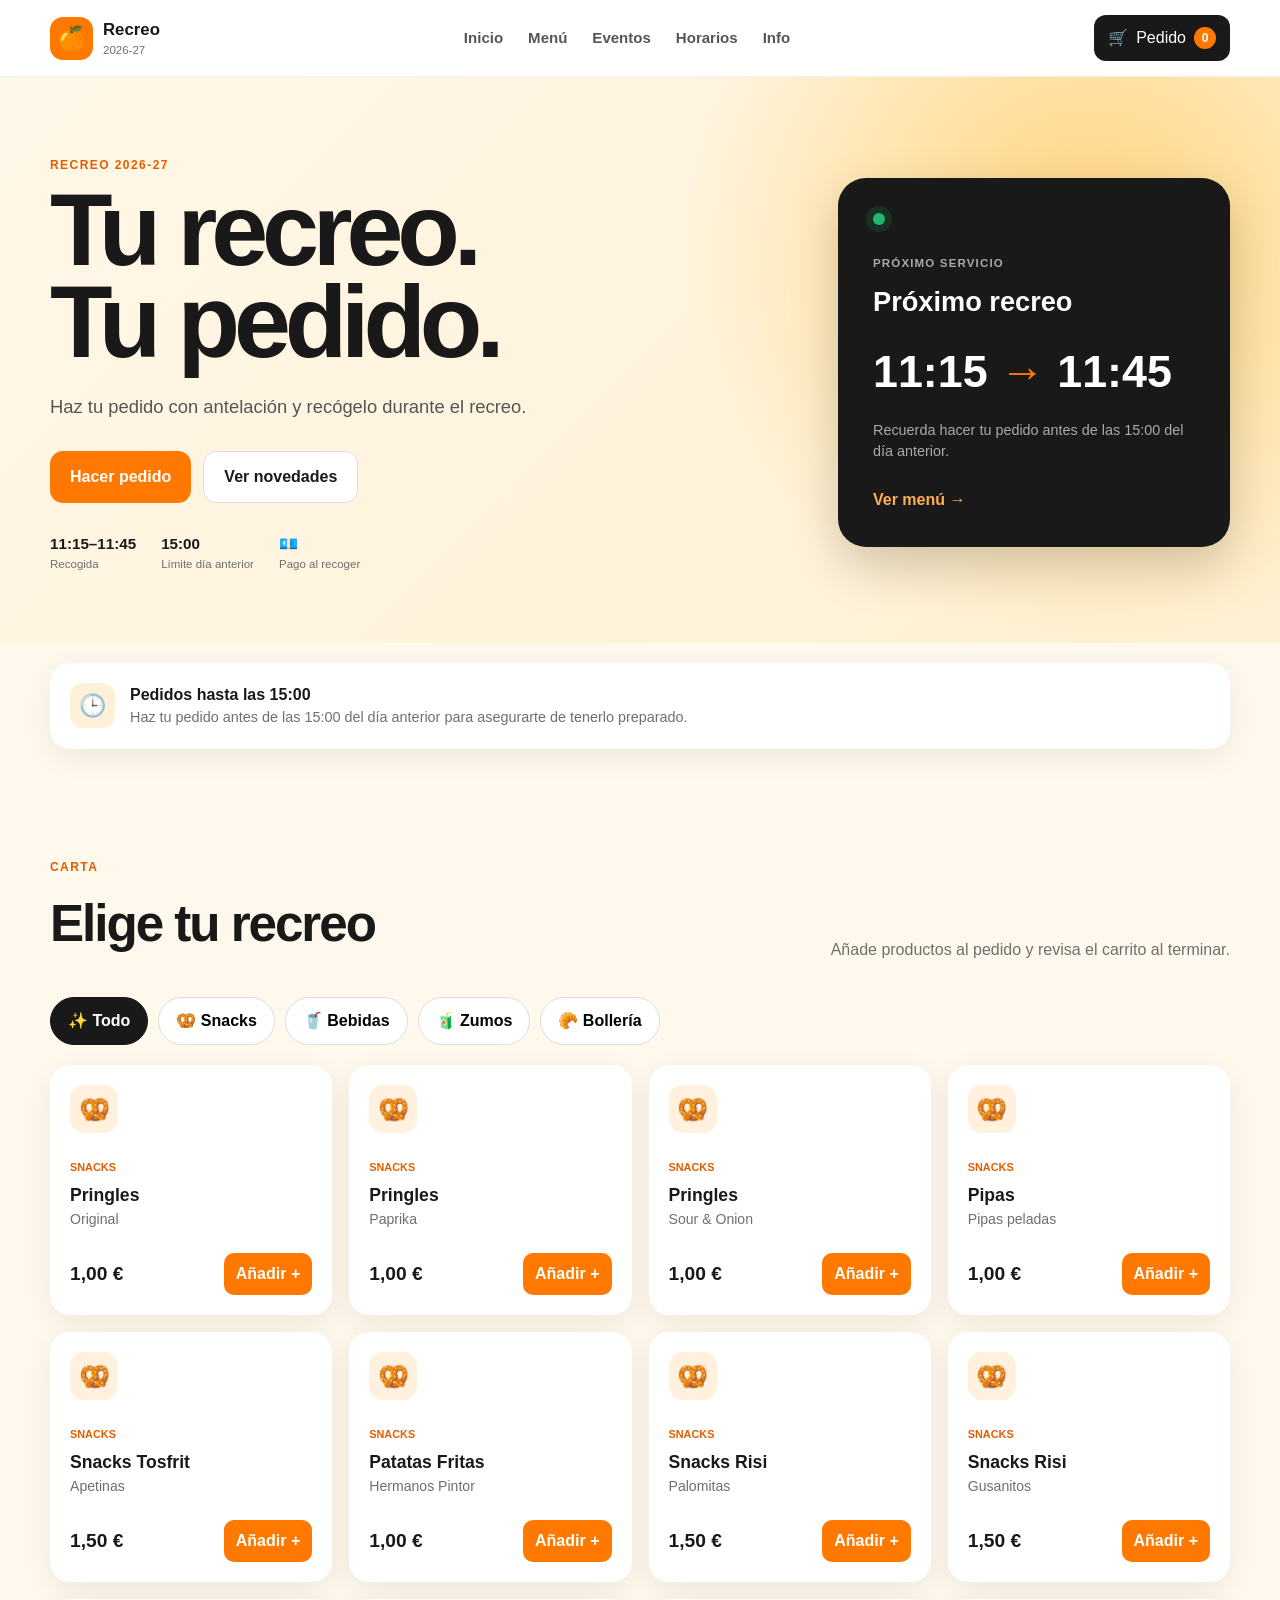
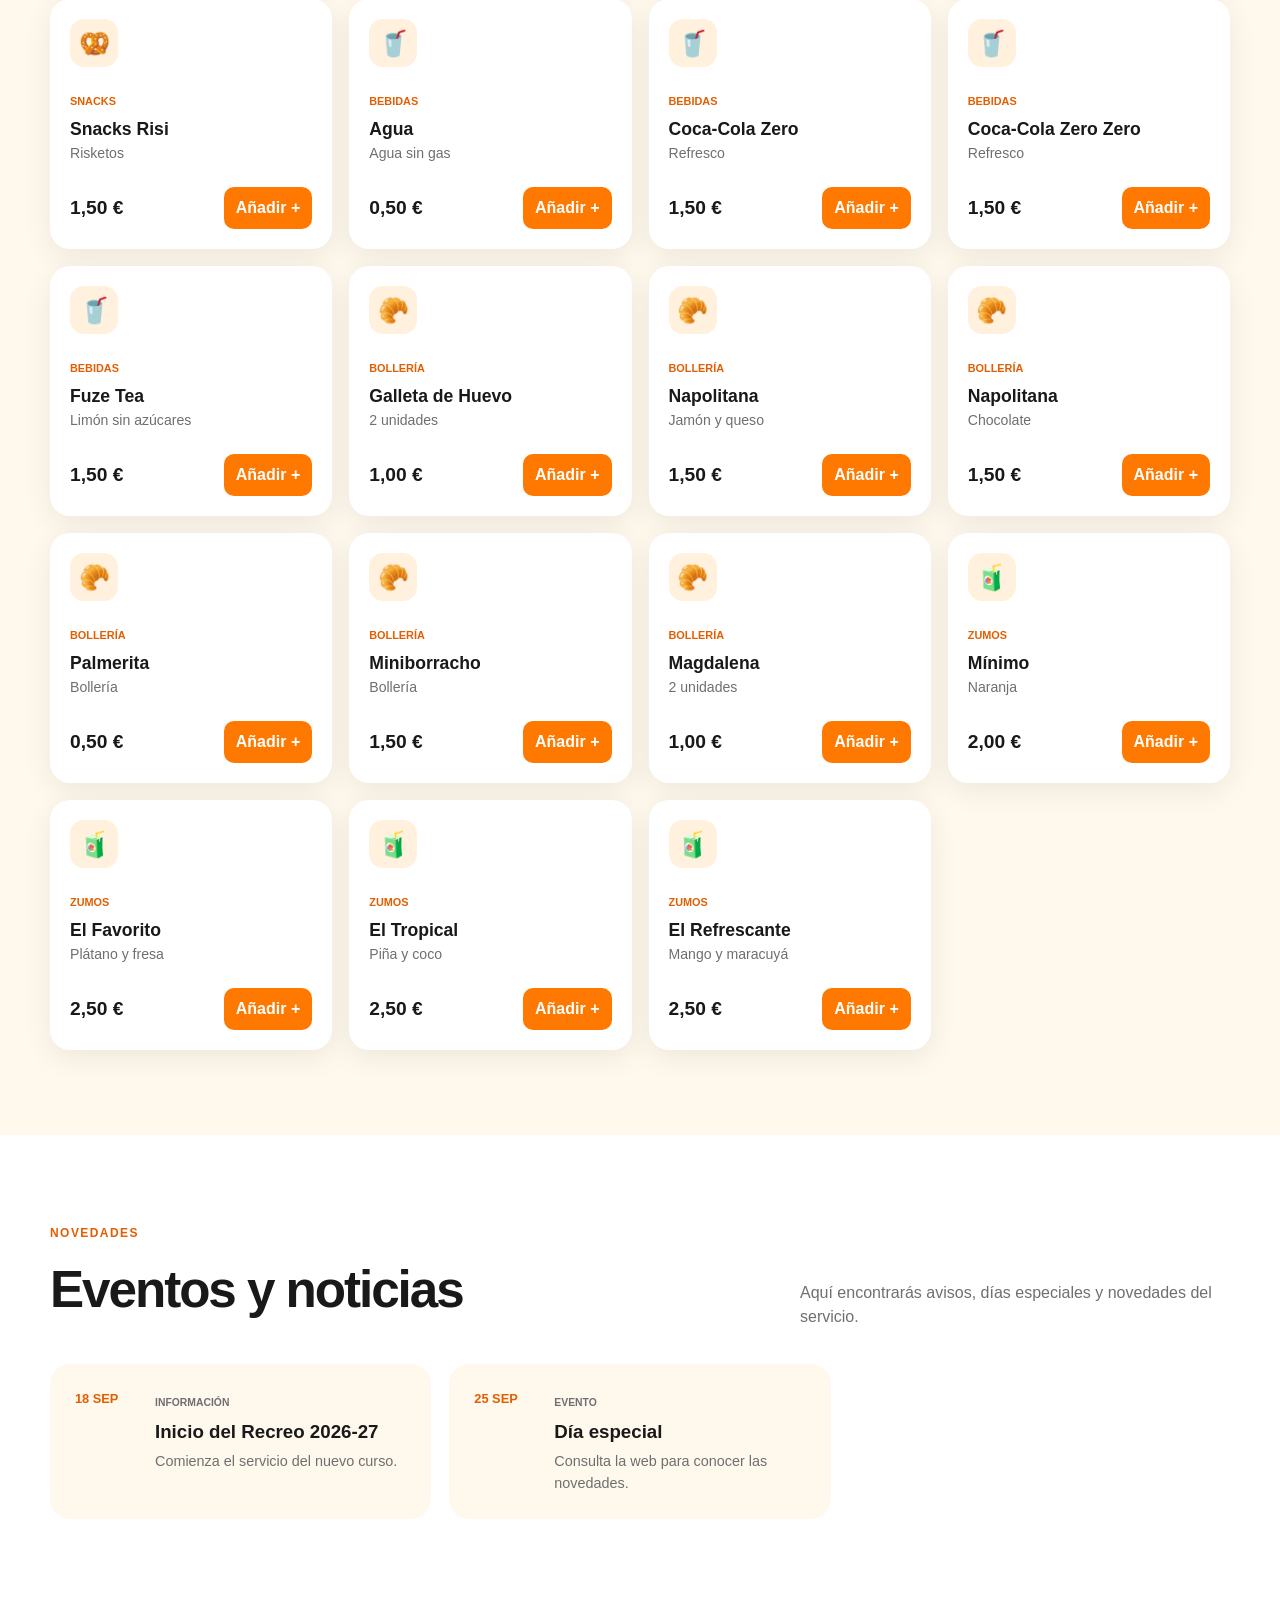
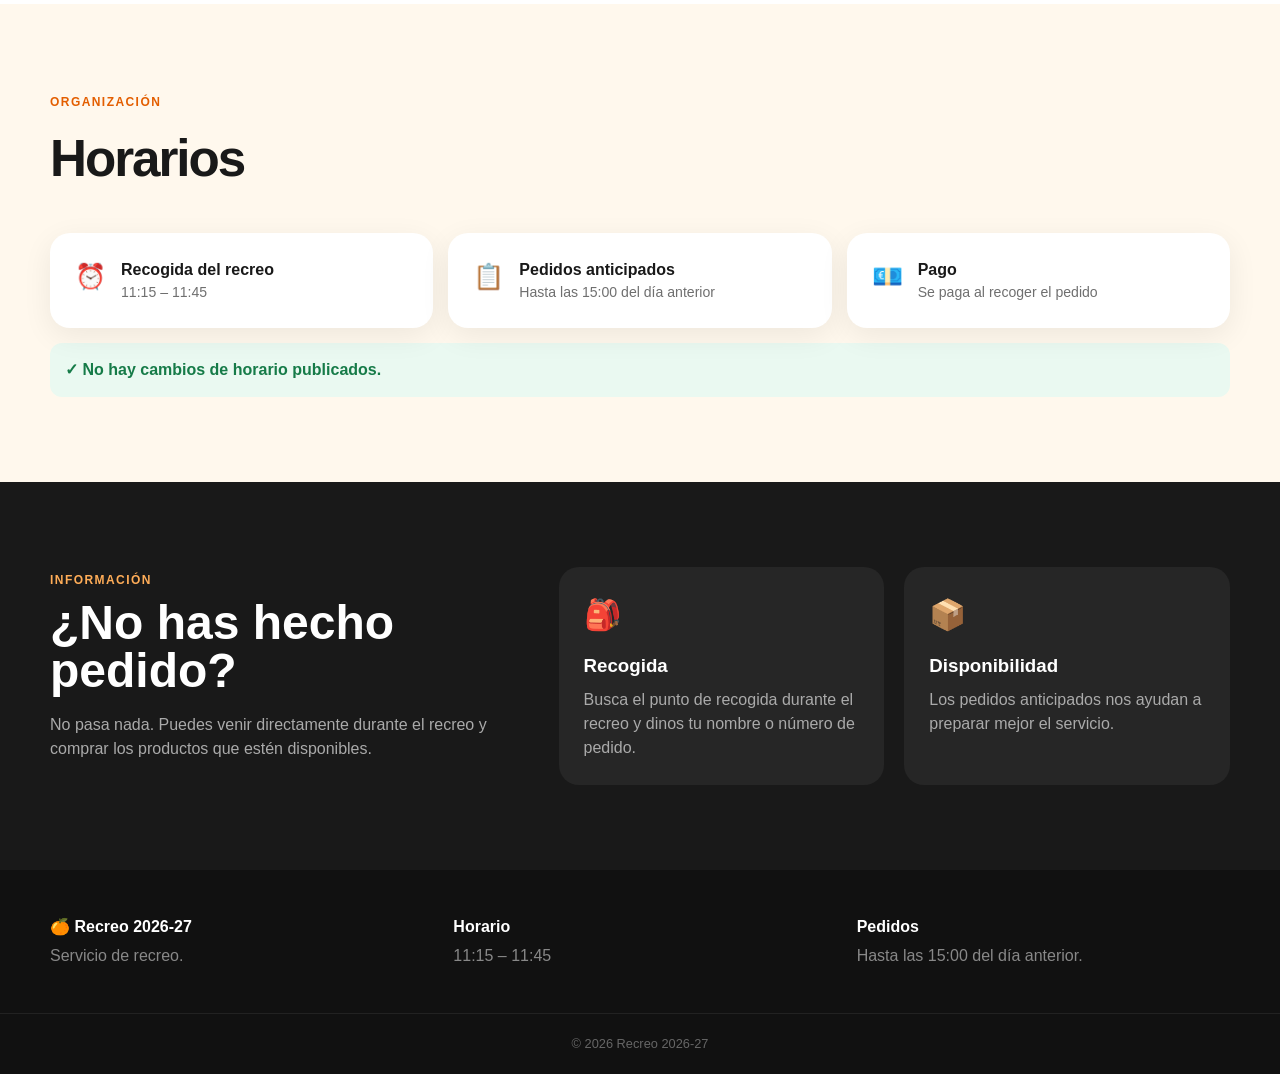
<file: index.html>
<!DOCTYPE html>
<html lang="es">
<head>
    <meta charset="UTF-8">
    <meta name="viewport" content="width=device-width, initial-scale=1.0">

    <meta name="description"
          content="Recreo 2026-27 - pedidos, menú, eventos y avisos.">

    <title>Recreo 2026-27</title>

    <link rel="stylesheet" href="css/styles.css">
</head>

<body>

<header class="site-header">

    <div class="container nav">

        <a href="#inicio" class="logo">
            <span class="logo-icon">🍊</span>
            <span>
                <strong>Recreo</strong>
                <small>2026-27</small>
            </span>
        </a>

<nav>
    <a href="#inicio">Inicio</a>
    <a href="#menu">Menú</a>
    <a href="#eventos">Eventos</a>
    <a href="#horarios">Horarios</a>
    <a href="#informacion">Info</a>

    <a
        href="admin.html"
        id="adminLink"
        hidden
    >
        Administración
    </a>
</nav>


        <button class="cart-button" id="openCart">
            🛒
            <span>Pedido</span>
            <b id="cartCount">0</b>
        </button>

    </div>

</header>


<main>

    <!-- HERO -->

    <section class="hero" id="inicio">

        <div class="container hero-grid">

            <div class="hero-content">

                <span class="eyebrow">
                    RECREO 2026-27
                </span>

                <h1>
                    Tu recreo.<br>
                    Tu pedido.
                </h1>

                <p>
                    Haz tu pedido con antelación y recógelo
                    durante el recreo.
                </p>

                <div class="hero-actions">

                    <a href="#menu" class="btn btn-primary">
                        Hacer pedido
                    </a>

                    <a href="#eventos" class="btn btn-secondary">
                        Ver novedades
                    </a>

                </div>

                <div class="hero-info">

                    <div>
                        <strong>11:15–11:45</strong>
                        <span>Recogida</span>
                    </div>

                    <div>
                        <strong>15:00</strong>
                        <span>Límite día anterior</span>
                    </div>

                    <div>
                        <strong>💶</strong>
                        <span>Pago al recoger</span>
                    </div>

                </div>

            </div>


            <div class="hero-card">

                <div class="status-dot"></div>

                <span class="card-label">
                    PRÓXIMO SERVICIO
                </span>

                <h2 id="nextService">
                    Cargando...
                </h2>

                <div class="service-time">
                    11:15
                    <span>→</span>
                    11:45
                </div>

                <p>
                    Recuerda hacer tu pedido antes
                    de las 15:00 del día anterior.
                </p>

                <a href="#menu" class="card-link">
                    Ver menú →
                </a>

            </div>

        </div>

    </section>


    <!-- AVISO PRINCIPAL -->

    <section class="notice-section">

        <div class="container">

            <div id="mainNotice" class="notice">
                Cargando avisos...
            </div>

        </div>

    </section>


    <!-- MENU -->

    <section class="section" id="menu">

        <div class="container">

            <div class="section-heading">

                <div>
                    <span class="eyebrow">CARTA</span>
                    <h2>Elige tu recreo</h2>
                </div>

                <p>
                    Añade productos al pedido y revisa
                    el carrito al terminar.
                </p>

            </div>


            <div class="category-tabs" id="categoryTabs"></div>


            <div class="product-grid" id="productGrid"></div>

        </div>

    </section>


    <!-- EVENTOS -->

    <section class="section section-light" id="eventos">

        <div class="container">

            <div class="section-heading">

                <div>
                    <span class="eyebrow">NOVEDADES</span>
                    <h2>Eventos y noticias</h2>
                </div>

                <p>
                    Aquí encontrarás avisos, días especiales
                    y novedades del servicio.
                </p>

            </div>

            <div class="events-grid" id="eventsGrid"></div>

        </div>

    </section>


    <!-- HORARIOS -->

    <section class="section" id="horarios">

        <div class="container">

            <div class="section-heading">

                <div>
                    <span class="eyebrow">ORGANIZACIÓN</span>
                    <h2>Horarios</h2>
                </div>

            </div>

            <div class="schedule-card">

                <div class="schedule-main">

                    <span>⏰</span>

                    <div>
                        <strong>Recogida del recreo</strong>
                        <p>11:15 – 11:45</p>
                    </div>

                </div>

                <div class="schedule-main">

                    <span>📋</span>

                    <div>
                        <strong>Pedidos anticipados</strong>
                        <p>Hasta las 15:00 del día anterior</p>
                    </div>

                </div>

                <div class="schedule-main">

                    <span>💶</span>

                    <div>
                        <strong>Pago</strong>
                        <p>Se paga al recoger el pedido</p>
                    </div>

                </div>

            </div>


            <div id="scheduleChanges"></div>

        </div>

    </section>


    <!-- INFORMACION -->

    <section class="section section-dark" id="informacion">

        <div class="container info-grid">

            <div>
                <span class="eyebrow">INFORMACIÓN</span>

                <h2>
                    ¿No has hecho pedido?
                </h2>

                <p>
                    No pasa nada. Puedes venir directamente
                    durante el recreo y comprar los productos
                    que estén disponibles.
                </p>
            </div>


            <div class="info-box">

                <div class="info-icon">🎒</div>

                <h3>Recogida</h3>

                <p>
                    Busca el punto de recogida durante
                    el recreo y dinos tu nombre o número
                    de pedido.
                </p>

            </div>


            <div class="info-box">

                <div class="info-icon">📦</div>

                <h3>Disponibilidad</h3>

                <p>
                    Los pedidos anticipados nos ayudan
                    a preparar mejor el servicio.
                </p>

            </div>

        </div>

    </section>

</main>


<!-- CARRITO -->

<div class="overlay" id="cartOverlay"></div>

<aside class="cart-panel" id="cartPanel">

    <div class="cart-header">

        <div>
            <span class="eyebrow">TU PEDIDO</span>
            <h2>Carrito</h2>
        </div>

        <button class="close-button" id="closeCart">
            ×
        </button>

    </div>


    <div id="cartItems" class="cart-items"></div>


    <div class="cart-footer">

        <div class="cart-total">
            <span>Total</span>
            <strong id="cartTotal">0,00 €</strong>
        </div>

        <button class="btn btn-primary full" id="checkoutButton">
            Continuar
        </button>

    </div>

</aside>


<!-- CHECKOUT -->

<div class="modal" id="checkoutModal">

    <div class="modal-card">

        <button class="close-button modal-close" id="closeCheckout">
            ×
        </button>

        <span class="eyebrow">FINALIZAR PEDIDO</span>

        <h2>Datos del pedido</h2>

        <p class="modal-description">
            El pedido se paga al recogerlo.
        </p>

        <form id="orderForm">

            <label>
                Nombre
                <input
                    type="text"
                    id="customerName"
                    required
                    placeholder="Tu nombre"
                >
            </label>


            <label>
                Curso / grupo
                <input
                    type="text"
                    id="customerGroup"
                    placeholder="Ej. 3º ESO"
                >
            </label>


            <label>
                Notas
                <textarea
                    id="customerNotes"
                    rows="3"
                    placeholder="Alguna indicación..."
                ></textarea>
            </label>


            <div class="checkout-summary">

                <span>Total</span>

                <strong id="checkoutTotal">
                    0,00 €
                </strong>

            </div>


            <button class="btn btn-primary full" type="submit">
                Confirmar pedido
            </button>

        </form>

    </div>

</div>


<!-- CONFIRMACION -->

<div class="modal" id="successModal">

    <div class="modal-card success-card">

        <div class="success-icon">
            ✓
        </div>

        <span class="eyebrow">PEDIDO CONFIRMADO</span>

        <h2>¡Pedido recibido!</h2>

        <p>
            Guarda tu número de pedido para recogerlo.
        </p>

        <div class="order-number" id="orderNumber">
            RE-0000
        </div>

        <p class="small">
            Recogida: 11:15–11:45<br>
            Pago: al recoger
        </p>

        <button
            class="btn btn-primary full"
            id="closeSuccess"
        >
            Entendido
        </button>

    </div>

</div>


<footer>

    <div class="container footer-grid">

        <div>
            <strong>🍊 Recreo 2026-27</strong>
            <p>Servicio de recreo.</p>
        </div>

        <div>
            <strong>Horario</strong>
            <p>11:15 – 11:45</p>
        </div>

        <div>
            <strong>Pedidos</strong>
            <p>Hasta las 15:00 del día anterior.</p>
        </div>

    </div>

    <div class="footer-bottom">
        © 2026 Recreo 2026-27
    </div>

</footer>


<script src="js/data.js"></script>
<script src="js/app.js"></script>

</body>
</html>
</file>
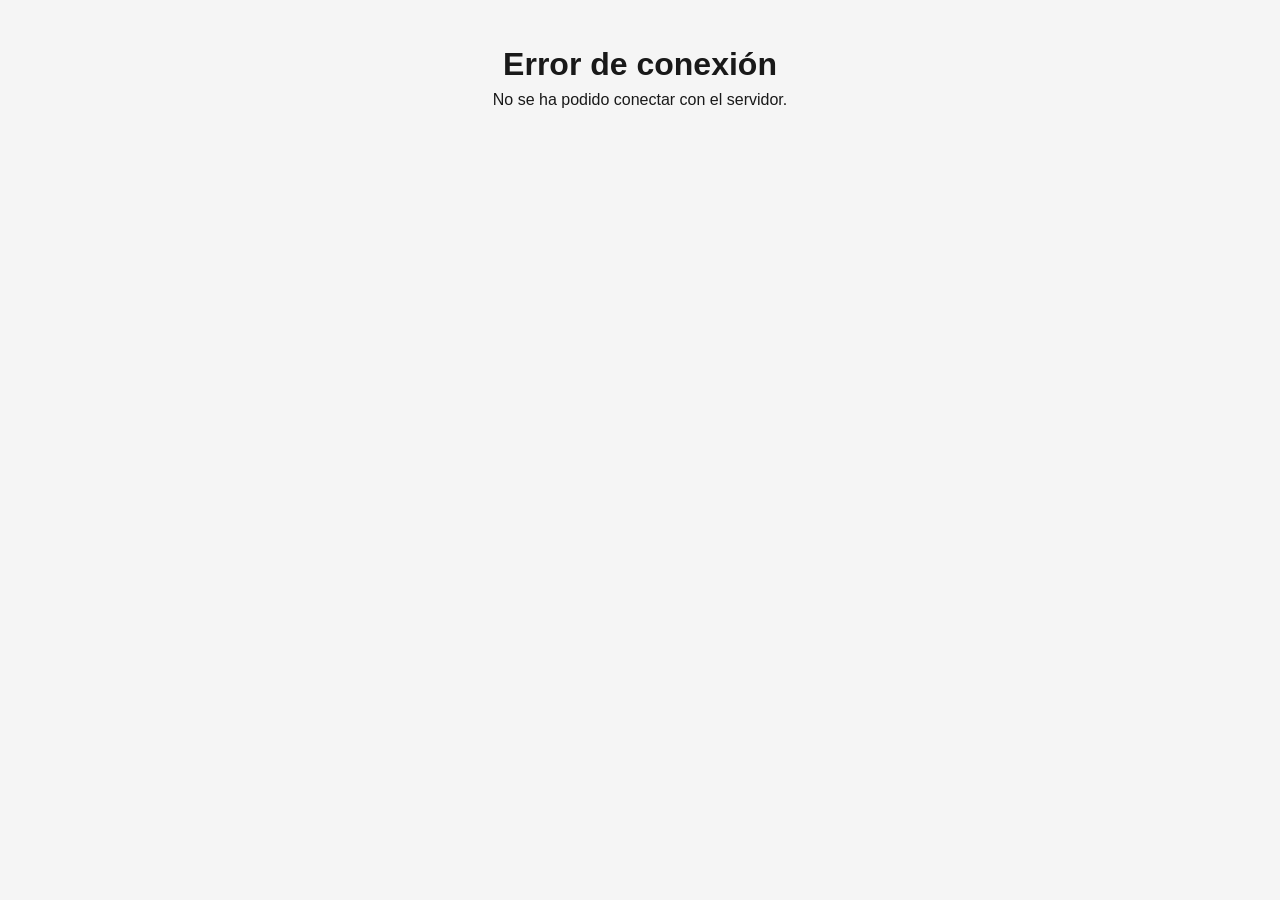
<file: admin.html>
<!DOCTYPE html>
<html lang="es">
<head>

    <meta charset="UTF-8">

    <meta
        name="viewport"
        content="width=device-width, initial-scale=1.0"
    >

    <title>Zona personal | Recreo 2026-27</title>

    <link rel="stylesheet" href="css/styles.css">

</head>

<body class="admin-body">

<header class="site-header">

    <div class="container nav">

        <a href="index.html" class="logo">
            <span class="logo-icon">🍊</span>

            <span>
                <strong>Recreo</strong>
                <small>Zona personal</small>
            </span>
        </a>

        <a href="index.html" class="btn btn-secondary">
            ← Web pública
        </a>

    </div>

</header>


<main class="admin-main">

    <div class="container">

        <div class="admin-title">

            <div>
                <span class="eyebrow">PANEL INTERNO</span>

                <h1>
                    Zona personal
                </h1>

                <p>
                    Control del servicio, pedidos y ventas.
                </p>
            </div>

            <div class="admin-date" id="adminDate"></div>

        </div>


        <!-- ESTADISTICAS -->

        <section class="stats-grid">

            <div class="stat-card">
                <span>Pedidos</span>
                <strong id="statOrders">0</strong>
                <small>hoy</small>
            </div>

            <div class="stat-card">
                <span>Ventas</span>
                <strong id="statSales">0,00 €</strong>
                <small>hoy</small>
            </div>

            <div class="stat-card">
                <span>Ticket medio</span>
                <strong id="statAverage">0,00 €</strong>
                <small>por pedido</small>
            </div>

            <div class="stat-card">
                <span>Objetivo</span>
                <strong id="statGoal">0%</strong>
                <small>3.000 €</small>
            </div>

        </section>


        <!-- OBJETIVO -->

        <section class="admin-card">

            <div class="card-top">

                <div>
                    <span class="eyebrow">OBJETIVO</span>

                    <h2>
                        Progreso hacia 3.000 €
                    </h2>
                </div>

                <strong id="goalAmount">
                    0 €
                </strong>

            </div>

            <div class="progress">
                <div
                    id="goalProgress"
                    class="progress-bar"
                ></div>
            </div>

            <p id="goalText">
                Cargando...
            </p>

        </section>


        <!-- PEDIDOS -->

        <section class="admin-card">

            <div class="card-top">

                <div>
                    <span class="eyebrow">OPERATIVA</span>

                    <h2>
                        Pedidos
                    </h2>
                </div>

                <button
                    class="btn btn-secondary"
                    onclick="renderAdmin()"
                >
                    ↻ Actualizar
                </button>

            </div>


            <div class="order-filters">

                <button
                    class="filter active"
                    data-filter="all"
                >
                    Todos
                </button>

                <button
                    class="filter"
                    data-filter="pending"
                >
                    Pendientes
                </button>

                <button
                    class="filter"
                    data-filter="preparing"
                >
                    Preparando
                </button>

                <button
                    class="filter"
                    data-filter="ready"
                >
                    Listos
                </button>

                <button
                    class="filter"
                    data-filter="delivered"
                >
                    Entregados
                </button>

            </div>


            <div
                id="adminOrders"
                class="admin-orders"
            ></div>

        </section>


        <!-- EVENTOS -->

        <section class="admin-card">

            <div class="card-top">

                <div>
                    <span class="eyebrow">CONTENIDO</span>

                    <h2>
                        Próximos eventos
                    </h2>
                </div>

            </div>

            <div id="adminEvents"></div>

        </section>


        <!-- PERSONAL -->

        <section class="admin-card">

            <div class="card-top">

                <div>
                    <span class="eyebrow">EQUIPO</span>

                    <h2>
                        Personal
                    </h2>
                </div>

            </div>

            <div
                id="staffList"
                class="staff-list"
            ></div>

        </section>


        <!-- PRODUCTOS -->

        <section class="admin-card">

            <div class="card-top">

                <div>
                    <span class="eyebrow">INVENTARIO</span>

                    <h2>
                        Disponibilidad
                    </h2>
                </div>

            </div>

            <div
                id="inventoryList"
                class="inventory-list"
            ></div>

        </section>

    </div>

</main>


<script src="js/data.js"></script>
<script src="js/admin.js"></script>

</body>
</html>
</file>
<file: css/styles.css>
:root {

    --orange: #ff7800;
    --orange-dark: #e35e00;
    --yellow: #ffb800;

    --cream: #fff8ed;
    --cream-dark: #fff0d8;

    --dark: #191919;
    --gray: #6f6f6f;
    --light-gray: #e9e9e9;

    --white: #ffffff;

    --green: #20b66b;
    --red: #e74c3c;

    --radius: 20px;

    --shadow:
        0 8px 30px rgba(0,0,0,.07);

}


* {
    box-sizing: border-box;
    margin: 0;
    padding: 0;
}


html {
    scroll-behavior: smooth;
}


body {

    font-family:
        Inter,
        Arial,
        Helvetica,
        sans-serif;

    background: var(--cream);

    color: var(--dark);

    line-height: 1.5;

}


button,
input,
textarea {
    font: inherit;
}


button {
    cursor: pointer;
}


a {
    color: inherit;
    text-decoration: none;
}


.container {

    width: min(
        1180px,
        calc(100% - 32px)
    );

    margin: auto;

}


/* HEADER */

.site-header {

    position: sticky;

    top: 0;

    z-index: 100;

    background:
        rgba(255,255,255,.94);

    backdrop-filter:
        blur(12px);

    border-bottom:
        1px solid rgba(0,0,0,.06);

}


.nav {

    height: 76px;

    display: flex;

    align-items: center;

    justify-content: space-between;

    gap: 30px;

}


.logo {

    display: flex;

    align-items: center;

    gap: 10px;

}


.logo-icon {

    width: 43px;

    height: 43px;

    display: grid;

    place-items: center;

    background: var(--orange);

    border-radius: 13px;

    font-size: 23px;

}


.logo strong {

    display: block;

    font-size: 1.05rem;

}


.logo small {

    display: block;

    color: var(--gray);

    font-size: .72rem;

}


nav {

    display: flex;

    gap: 25px;

}


nav a {

    color: #555;

    font-size: .94rem;

    font-weight: 600;

}


nav a:hover {
    color: var(--orange);
}


.cart-button {

    border: 0;

    background: var(--dark);

    color: white;

    border-radius: 12px;

    padding: 11px 14px;

    display: flex;

    align-items: center;

    gap: 8px;

}


.cart-button b {

    min-width: 22px;

    height: 22px;

    border-radius: 50%;

    background: var(--orange);

    display: grid;

    place-items: center;

    font-size: .75rem;

}


/* HERO */

.hero {

    padding:
        75px 0 70px;

    background:
        radial-gradient(
            circle at 85% 30%,
            #ffd47c,
            transparent 35%
        ),
        linear-gradient(
            135deg,
            #fff7e8,
            #fff0d2
        );

}


.hero-grid {

    display: grid;

    grid-template-columns:
        1.3fr .7fr;

    gap: 60px;

    align-items: center;

}


.eyebrow {

    display: inline-block;

    color: var(--orange-dark);

    font-size: .75rem;

    font-weight: 800;

    letter-spacing: .12em;

    margin-bottom: 10px;

}


.hero h1 {

    font-size:
        clamp(3rem, 8vw, 6.5rem);

    line-height: .9;

    letter-spacing: -.06em;

    margin-bottom: 25px;

}


.hero-content > p {

    max-width: 600px;

    color: #555;

    font-size: 1.15rem;

}


.hero-actions {

    display: flex;

    gap: 12px;

    margin: 30px 0;

}


.btn {

    border: 0;

    border-radius: 13px;

    padding: 13px 20px;

    font-weight: 800;

    display: inline-flex;

    align-items: center;

    justify-content: center;

    gap: 8px;

}


.btn-primary {

    color: white;

    background: var(--orange);

}


.btn-primary:hover {

    background:
        var(--orange-dark);

}


.btn-secondary {

    background: white;

    color: var(--dark);

    border:
        1px solid #ddd;

}


.full {
    width: 100%;
}


.hero-info {

    display: flex;

    gap: 25px;

}


.hero-info div {

    display: flex;

    flex-direction: column;

}


.hero-info strong {

    font-size: .95rem;

}


.hero-info span {

    color: var(--gray);

    font-size: .72rem;

}


.hero-card {

    background: var(--dark);

    color: white;

    padding: 35px;

    border-radius: 28px;

    box-shadow:
        0 20px 50px rgba(0,0,0,.18);

}


.status-dot {

    width: 12px;

    height: 12px;

    border-radius: 50%;

    background: var(--green);

    margin-bottom: 25px;

    box-shadow:
        0 0 0 7px
        rgba(32,182,107,.15);

}


.card-label {

    color: #aaa;

    font-size: .72rem;

    font-weight: 800;

    letter-spacing: .1em;

}


.hero-card h2 {

    margin:
        8px 0 15px;

    font-size: 1.7rem;

}


.service-time {

    font-size: 2.8rem;

    font-weight: 900;

    margin-bottom: 15px;

}


.service-time span {

    color: var(--orange);

}


.hero-card p {

    color: #aaa;

    font-size: .9rem;

}


.card-link {

    display: inline-block;

    color: #ffae54;

    margin-top: 25px;

    font-weight: 800;

}


/* NOTICE */

.notice-section {

    padding: 20px 0;

}


.notice {

    background: white;

    border-radius: var(--radius);

    padding: 20px;

    display: flex;

    gap: 15px;

    align-items: center;

    box-shadow: var(--shadow);

}


.notice-icon {

    width: 45px;

    height: 45px;

    border-radius: 13px;

    background: #fff0d8;

    display: grid;

    place-items: center;

    font-size: 22px;

    flex-shrink: 0;

}


.notice strong {

    display: block;

}


.notice p {

    color: var(--gray);

    font-size: .9rem;

}


/* SECTIONS */

.section {

    padding: 85px 0;

}


.section-light {

    background: #fff;

}


.section-heading {

    display: flex;

    align-items: end;

    justify-content: space-between;

    gap: 30px;

    margin-bottom: 35px;

}


.section-heading h2 {

    font-size:
        clamp(2rem, 4vw, 3.5rem);

    letter-spacing: -.04em;

}


.section-heading > p {

    max-width: 430px;

    color: var(--gray);

}


/* CATEGORY */

.category-tabs {

    display: flex;

    gap: 10px;

    overflow-x: auto;

    padding-bottom: 20px;

}


.category-tab {

    white-space: nowrap;

    border: 1px solid #ddd;

    background: white;

    padding: 11px 17px;

    border-radius: 100px;

    font-weight: 700;

}


.category-tab.active {

    background: var(--dark);

    color: white;

    border-color: var(--dark);

}


/* PRODUCTS */

.product-grid {

    display: grid;

    grid-template-columns:
        repeat(4, 1fr);

    gap: 17px;

}


.product-card {

    background: white;

    border-radius: var(--radius);

    padding: 20px;

    min-height: 250px;

    display: flex;

    flex-direction: column;

    justify-content: space-between;

    box-shadow: var(--shadow);

    transition:
        transform .2s,
        box-shadow .2s;

}


.product-card:hover {

    transform:
        translateY(-3px);

    box-shadow:
        0 14px 35px
        rgba(0,0,0,.1);

}


.product-icon {

    width: 48px;

    height: 48px;

    border-radius: 14px;

    background: #fff1dd;

    display: grid;

    place-items: center;

    font-size: 25px;

    margin-bottom: 15px;

}


.product-category {

    color: var(--orange-dark);

    font-size: .68rem;

    font-weight: 800;

    text-transform: uppercase;

}


.product-info h3 {

    margin-top: 4px;

    font-size: 1.1rem;

}


.product-info p {

    color: var(--gray);

    font-size: .88rem;

}


.product-bottom {

    display: flex;

    justify-content: space-between;

    align-items: center;

    gap: 8px;

    margin-top: 18px;

}


.product-bottom > strong {

    font-size: 1.2rem;

}


.add-product {

    background: var(--orange);

    color: white;

    border: 0;

    border-radius: 10px;

    padding: 9px 12px;

    font-weight: 800;

}


/* EVENTS */

.events-grid {

    display: grid;

    grid-template-columns:
        repeat(3, 1fr);

    gap: 18px;

}


.event-card {

    background: var(--cream);

    padding: 25px;

    border-radius: var(--radius);

    display: flex;

    gap: 20px;

}


.event-date {

    color: var(--orange-dark);

    font-size: .8rem;

    font-weight: 900;

    min-width: 60px;

}


.event-type {

    font-size: .65rem;

    font-weight: 900;

    color: var(--gray);

}


.event-card h3 {

    margin: 5px 0;

}


.event-card p {

    color: var(--gray);

    font-size: .9rem;

}


/* SCHEDULE */

.schedule-card {

    display: grid;

    grid-template-columns:
        repeat(3, 1fr);

    gap: 15px;

}


.schedule-main {

    background: white;

    border-radius: var(--radius);

    padding: 25px;

    display: flex;

    gap: 15px;

    box-shadow: var(--shadow);

}


.schedule-main > span {

    font-size: 25px;

}


.schedule-main strong {

    display: block;

}


.schedule-main p {

    color: var(--gray);

    font-size: .88rem;

}


.normal-schedule {

    margin-top: 15px;

    background: #eaf9f1;

    color: #167b48;

    padding: 15px;

    border-radius: 12px;

    font-weight: 700;

}


.schedule-change {

    margin-top: 15px;

    background: #fff1dd;

    padding: 18px;

    border-radius: 14px;

}


.schedule-change p {

    color: var(--gray);

}


/* INFO */

.section-dark {

    background: var(--dark);

    color: white;

}


.section-dark .eyebrow {

    color: #ffad58;

}


.info-grid {

    display: grid;

    grid-template-columns:
        1.5fr 1fr 1fr;

    gap: 20px;

}


.info-grid h2 {

    font-size: 3rem;

    line-height: 1;

    margin-bottom: 18px;

}


.info-grid > div > p {

    color: #aaa;

    max-width: 500px;

}


.info-box {

    background: #262626;

    border-radius: var(--radius);

    padding: 25px;

}


.info-icon {

    font-size: 30px;

    margin-bottom: 15px;

}


.info-box p {

    color: #aaa;

    margin-top: 8px;

}


/* CART */

.overlay {

    position: fixed;

    inset: 0;

    background:
        rgba(0,0,0,.45);

    opacity: 0;

    pointer-events: none;

    transition: .25s;

    z-index: 199;

}


.overlay.open {

    opacity: 1;

    pointer-events: auto;

}


.cart-panel {

    position: fixed;

    z-index: 200;

    right: 0;

    top: 0;

    height: 100vh;

    width:
        min(440px, 100%);

    background: white;

    transform:
        translateX(100%);

    transition: .3s;

    display: flex;

    flex-direction: column;

}


.cart-panel.open {

    transform:
        translateX(0);

}


.cart-header {

    padding: 25px;

    border-bottom:
        1px solid #eee;

    display: flex;

    justify-content: space-between;

}


.cart-header h2 {

    font-size: 1.8rem;

}


.close-button {

    border: 0;

    background: #f3f3f3;

    width: 40px;

    height: 40px;

    border-radius: 50%;

    font-size: 25px;

}


.cart-items {

    flex: 1;

    overflow-y: auto;

    padding: 20px;

}


.empty-cart {

    text-align: center;

    padding: 60px 20px;

    color: var(--gray);

}


.empty-cart div {

    font-size: 50px;

    margin-bottom: 15px;

}


.cart-item {

    padding: 15px 0;

    border-bottom:
        1px solid #eee;

    display: flex;

    justify-content: space-between;

    gap: 10px;

}


.cart-item small {

    display: block;

    color: var(--gray);

}


.cart-item-right {

    text-align: right;

}


.remove {

    border: 0;

    background: none;

    color: #999;

    font-size: 20px;

}


.quantity {

    display: flex;

    gap: 10px;

    align-items: center;

    margin-top: 8px;

}


.quantity button {

    width: 27px;

    height: 27px;

    border: 0;

    border-radius: 7px;

    background: #eee;

}


.cart-footer {

    padding: 20px;

    border-top:
        1px solid #eee;

}


.cart-total {

    display: flex;

    justify-content: space-between;

    margin-bottom: 15px;

    font-size: 1.2rem;

}


/* MODAL */

.modal {

    position: fixed;

    inset: 0;

    z-index: 300;

    background:
        rgba(0,0,0,.55);

    display: none;

    align-items: center;

    justify-content: center;

    padding: 20px;

}


.modal.open {

    display: flex;

}


.modal-card {

    background: white;

    width:
        min(500px, 100%);

    max-height: 90vh;

    overflow-y: auto;

    border-radius: 25px;

    padding: 30px;

    position: relative;

}


.modal-close {

    position: absolute;

    top: 20px;

    right: 20px;

}


.modal-card h2 {

    font-size: 2rem;

    margin-bottom: 8px;

}


.modal-description {

    color: var(--gray);

    margin-bottom: 25px;

}


label {

    display: block;

    font-weight: 700;

    margin-bottom: 15px;

}


input,
textarea {

    display: block;

    width: 100%;

    border: 1px solid #ddd;

    border-radius: 11px;

    padding: 13px;

    margin-top: 7px;

    outline: none;

}


input:focus,
textarea:focus {

    border-color:
        var(--orange);

}


.checkout-summary {

    background: var(--cream);

    padding: 18px;

    border-radius: 13px;

    display: flex;

    justify-content: space-between;

    margin: 20px 0;

}


.success-card {

    text-align: center;

}


.success-icon {

    width: 70px;

    height: 70px;

    margin: 0 auto 20px;

    border-radius: 50%;

    background: #eaf9f1;

    color: var(--green);

    display: grid;

    place-items: center;

    font-size: 40px;

    font-weight: 900;

}


.order-number {

    background: var(--dark);

    color: white;

    padding: 15px;

    border-radius: 12px;

    font-size: 1.5rem;

    font-weight: 900;

    letter-spacing: .08em;

    margin: 20px 0;

}


.small {

    color: var(--gray);

    font-size: .85rem;

    margin-bottom: 20px;

}


/* FOOTER */

footer {

    background: #111;

    color: white;

}


.footer-grid {

    padding: 45px 0;

    display: grid;

    grid-template-columns:
        repeat(3, 1fr);

    gap: 30px;

}


.footer-grid p {

    color: #888;

    margin-top: 5px;

}


.footer-bottom {

    text-align: center;

    color: #666;

    border-top:
        1px solid #222;

    padding: 20px;

    font-size: .8rem;

}


/* ADMIN */

.admin-body {

    background: #f5f5f5;

}


.admin-main {

    padding: 50px 0;

}


.admin-title {

    display: flex;

    justify-content: space-between;

    align-items: end;

    margin-bottom: 30px;

}


.admin-title h1 {

    font-size: 3rem;

}


.admin-title p {

    color: var(--gray);

}


.admin-date {

    color: var(--gray);

}


.stats-grid {

    display: grid;

    grid-template-columns:
        repeat(4, 1fr);

    gap: 15px;

    margin-bottom: 20px;

}


.stat-card {

    background: white;

    padding: 22px;

    border-radius: var(--radius);

    box-shadow: var(--shadow);

}


.stat-card span {

    display: block;

    color: var(--gray);

    font-size: .8rem;

}


.stat-card strong {

    display: block;

    font-size: 2rem;

    margin: 3px 0;

}


.stat-card small {

    color: #999;

}


.admin-card {

    background: white;

    padding: 25px;

    border-radius: var(--radius);

    margin-bottom: 20px;

    box-shadow: var(--shadow);

}


.card-top {

    display: flex;

    justify-content: space-between;

    align-items: center;

    gap: 20px;

    margin-bottom: 20px;

}


.card-top h2 {

    font-size: 1.5rem;

}


.progress {

    height: 15px;

    background: #eee;

    border-radius: 100px;

    overflow: hidden;

}


.progress-bar {

    height: 100%;

    background:
        linear-gradient(
            90deg,
            var(--orange),
            var(--yellow)
        );

    border-radius: inherit;

    width: 0;

}


#goalText {

    color: var(--gray);

    margin-top: 10px;

}


.order-filters {

    display: flex;

    gap: 8px;

    overflow-x: auto;

    margin-bottom: 20px;

}


.filter {

    border: 0;

    background: #eee;

    border-radius: 100px;

    padding: 9px 14px;

    white-space: nowrap;

}


.filter.active {

    background: var(--dark);

    color: white;

}


.admin-order {

    border: 1px solid #eee;

    border-radius: 15px;

    padding: 18px;

    margin-bottom: 12px;

}


.admin-order-main {

    display: flex;

    justify-content: space-between;

    gap: 20px;

}


.order-id {

    color: var(--orange-dark);

    font-weight: 900;

    font-size: .75rem;

}


.admin-order-main h3 {

    margin-top: 3px;

}


.admin-order-main p {

    color: var(--gray);

    font-size: .8rem;

}


.status {

    align-self: start;

    border-radius: 100px;

    padding: 6px 10px;

    font-size: .72rem;

    font-weight: 800;

}


.status-pending {

    background: #fff1dd;

    color: #a85600;

}


.status-preparing {

    background: #eaf1ff;

    color: #3769b8;

}


.status-ready {

    background: #eaf9f1;

    color: #16804b;

}


.status-delivered {

    background: #eee;

    color: #555;

}


.admin-order-items {

    padding: 12px 0;

    color: var(--gray);

    font-size: .9rem;

}


.admin-order-bottom {

    display: flex;

    align-items: center;

    gap: 15px;

}


.admin-order-bottom > span {

    color: var(--gray);

    font-size: .8rem;

}


.order-actions {

    margin-left: auto;

    display: flex;

    gap: 5px;

}


.order-actions button {

    border: 0;

    background: #eee;

    border-radius: 8px;

    padding: 7px 9px;

    font-size: .72rem;

    font-weight: 700;

}


.admin-list-item,
.staff-item,
.inventory-item {

    display: flex;

    align-items: center;

    justify-content: space-between;

    gap: 15px;

    padding: 15px 0;

    border-bottom:
        1px solid #eee;

}


.admin-list-item p,
.staff-item p,
.inventory-item span {

    color: var(--gray);

    font-size: .82rem;

}


.badge {

    background: #eaf9f1;

    color: #16804b;

    padding: 6px 10px;

    border-radius: 100px;

    font-size: .7rem;

    font-weight: 800;

}


.staff-avatar {

    width: 40px;

    height: 40px;

    background: #fff1dd;

    border-radius: 12px;

    display: grid;

    place-items: center;

}


.staff-item {

    justify-content: start;

}


.staff-item > span {

    margin-left: auto;

    color: var(--gray);

    font-size: .8rem;

}


.inventory-item > div {

    display: flex;

    flex-direction: column;

}


.available {

    color: var(--green) !important;

    font-weight: 800;

}


.unavailable {

    color: var(--red) !important;

    font-weight: 800;

}


/* EMPTY */

.empty-state {

    background: white;

    padding: 40px;

    border-radius: 15px;

    text-align: center;

    color: var(--gray);

    grid-column: 1 / -1;

}


/* RESPONSIVE */

@media (max-width: 900px) {

    nav {
        display: none;
    }

    .hero-grid {
        grid-template-columns: 1fr;
    }

    .product-grid {
        grid-template-columns:
            repeat(2, 1fr);
    }

    .events-grid {
        grid-template-columns: 1fr;
    }

    .schedule-card {
        grid-template-columns: 1fr;
    }

    .info-grid {
        grid-template-columns: 1fr;
    }

    .stats-grid {
        grid-template-columns:
            repeat(2, 1fr);
    }

}


@media (max-width: 600px) {

    .container {
        width:
            min(
                100% - 22px,
                1180px
            );
    }

    .nav {
        height: 65px;
    }

    .hero {
        padding: 50px 0;
    }

    .hero h1 {
        font-size: 3.5rem;
    }

    .hero-info {
        gap: 12px;
        flex-wrap: wrap;
    }

    .hero-card {
        padding: 25px;
    }

    .section {
        padding: 55px 0;
    }

    .section-heading {
        display: block;
    }

    .section-heading > p {
        margin-top: 10px;
    }

    .product-grid {
        grid-template-columns: 1fr 1fr;
        gap: 10px;
    }

    .product-card {
        padding: 14px;
        min-height: 220px;
    }

    .product-bottom {
        display: block;
    }

    .product-bottom > strong {
        display: block;
        margin-bottom: 8px;
    }

    .add-product {
        width: 100%;
    }

    .footer-grid {
        grid-template-columns: 1fr;
    }

    .stats-grid {
        grid-template-columns: 1fr 1fr;
    }

    .stat-card strong {
        font-size: 1.4rem;
    }

    .admin-title {
        display: block;
    }

    .admin-title h1 {
        font-size: 2.4rem;
    }

    .admin-date {
        margin-top: 10px;
    }

    .admin-order-bottom {
        flex-wrap: wrap;
    }

    .order-actions {
        width: 100%;
        margin-left: 0;
    }

    .order-actions button {
        flex: 1;
    }

}
</file>
